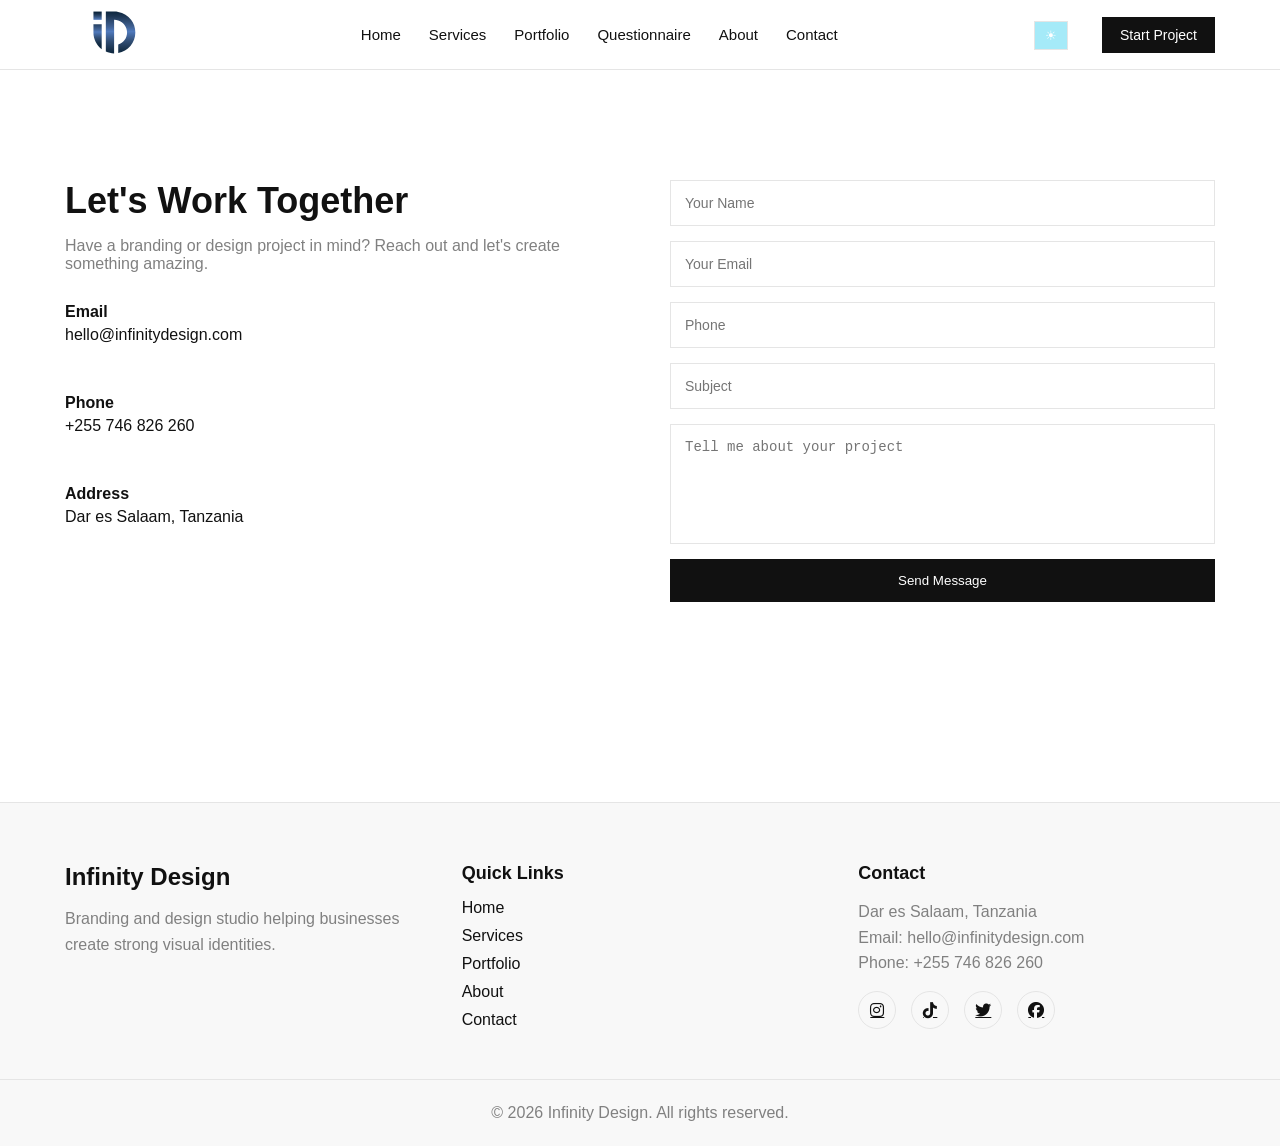
<file: contact.html>
<!DOCTYPE html> 
<html> 
    <head> 
        <title>Contact</title> 
        <link rel="stylesheet" href="css/style.css"> 
        <link rel="stylesheet" href="https://cdnjs.cloudflare.com/ajax/libs/font-awesome/6.5.0/css/all.min.css">
    </head>

    <body> 

        <div class="scroll-progress">
			<div class="scroll-bar"></div>
		</div>

        <nav class="navbar">

			<div class="container nav-wrapper">

				<a href="index.html" class="logo">
					<img src="images/logo.svg" alt="Victor Design Logo"></a>

                <ul class="nav-menu">

                    <li><a href="index.html">Home</a></li>
                    <li><a href="services.html">Services</a></li>
                    <li><a href="portfolio.html">Portfolio</a></li>
                    <li><a href="questionnaire.html">Questionnaire</a></li>
                    <li><a href="about.html">About</a></li>
                    <li><a href="contact.html">Contact</a></li>

                </ul>

				<div class="nav-actions">

					<button class="theme-btn" onclick="toggleTheme()">☀︎</button>

					<a href="contact.html" class="nav-cta">Start Project</a>

					<div class="hamburger">
						<span></span>
						<span></span>
						<span></span>
					</div>

				</div>

			</div>

		</nav> 


        <section class="contact-section">

            <div class="container contact-wrapper">

                <div class="contact-info">

                    <h2>Let's Work Together</h2>

                    <p>
                    Have a branding or design project in mind? Reach out and let's create something amazing.
                    </p>

                    <div class="contact-details">

                        <div class="contact-item">
                            <h4>Email</h4>
                            <p>hello@infinitydesign.com</p>
                        </div>

                        <div class="contact-item">
                            <h4>Phone</h4>
                            <p>+255 746 826 260</p>
                        </div>

                        <div class="contact-item">
                            <h4>Address</h4>
                            <p>Dar es Salaam, Tanzania</p>
                        </div>

                    </div>

                </div>

                <div class="contact-form">

                    <form>

                        <input type="text" placeholder="Your Name" required>

                        <input type="email" placeholder="Your Email" optional>

                        <input type="tel" placeholder="Phone" required>

                        <input type="text" placeholder="Subject">
                       

                        <textarea placeholder="Tell me about your project"></textarea>

                        <button type="submit">Send Message</button>

                    </form>

                </div>

            </div>

        </section>

        <footer class="footer">

			<div class="container footer-grid">

				<div class="footer-brand">

					<h2>Infinity Design</h2>

					<p>
					Branding and design studio helping businesses create strong visual identities.
					</p>

				</div>

				<div class="footer-links">

					<h3>Quick Links</h3>

					<ul>
						<li><a href="index.html">Home</a></li>
						<li><a href="services.html">Services</a></li>
						<li><a href="portfolio.html">Portfolio</a></li>
						<li><a href="about.html">About</a></li>
						<li><a href="contact.html">Contact</a></li>
					</ul>

				</div>

				<div class="footer-contact">

					<h3>Contact</h3>

					<p>Dar es Salaam, Tanzania</p>
					<p>Email: hello@infinitydesign.com</p>
					<p>Phone: +255 746 826 260</p>

					<div class="social-icons">

						<a href="#"><i class="fab fa-instagram"></i></a>
						<a href="#"><i class="fab fa-tiktok"></i></a>
						<a href="#"><i class="fab fa-twitter"></i></a>
						<a href="#"><i class="fab fa-facebook"></i></a>

					</div>

				</div>

			</div>

			<div class="footer-bottom">

				<p>© 2026 Infinity Design. All rights reserved.</p>

			</div>

		</footer> 

        <script src="js/script.js" defer></script>
    </body> 
</html>
</file>
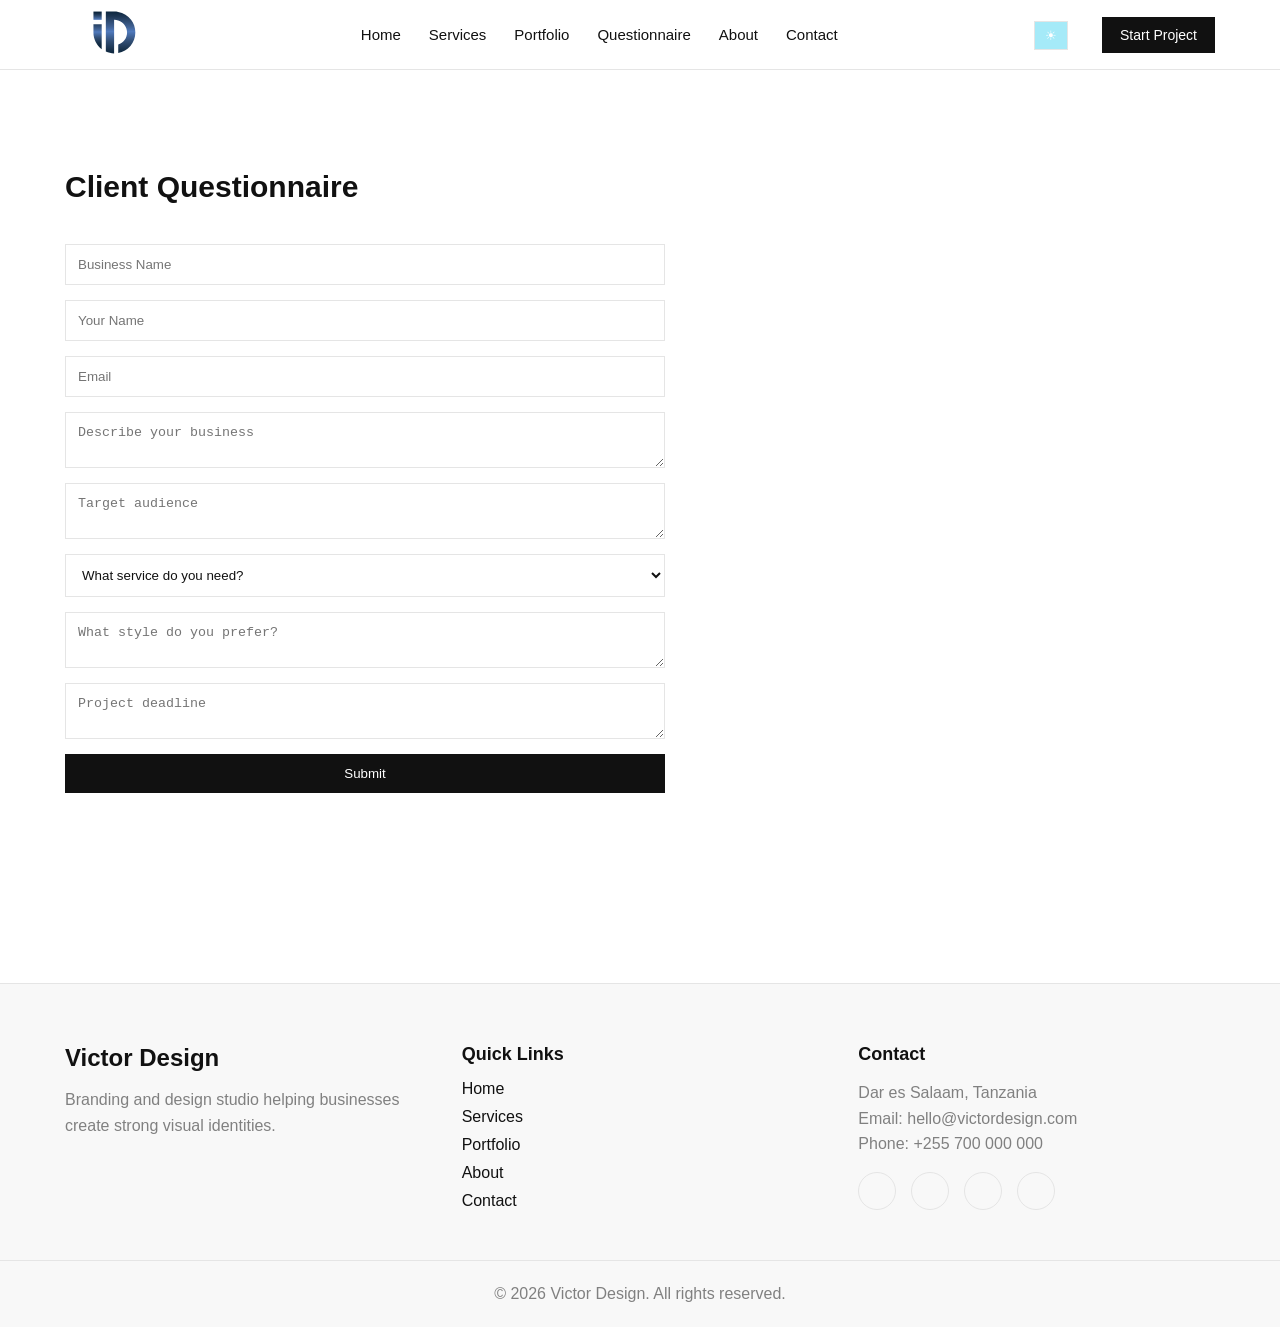
<file: questionnaire.html>
<!DOCTYPE html> 
<html> 
    <head> 
    <title>Client Questionnaire</title> 
    <link rel="stylesheet" href="css/style.css"> 
    </head> 

    <body> 

        <div class="scroll-progress">
			<div class="scroll-bar"></div>
		</div>

        <nav class="navbar">

			<div class="container nav-wrapper">

				<a href="index.html" class="logo">
					<img src="images/logo.svg" alt="Victor Design Logo"></a>

                <ul class="nav-menu">

                    <li><a href="index.html">Home</a></li>
                    <li><a href="services.html">Services</a></li>
                    <li><a href="portfolio.html">Portfolio</a></li>
                    <li><a href="questionnaire.html">Questionnaire</a></li>
                    <li><a href="about.html">About</a></li>
                    <li><a href="contact.html">Contact</a></li>

                </ul>

				<div class="nav-actions">

					<button class="theme-btn" onclick="toggleTheme()">☀︎</button>

					<a href="contact.html" class="nav-cta">Start Project</a>

					<div class="hamburger">
						<span></span>
						<span></span>
						<span></span>
					</div>

				</div>

			</div>

		</nav>  

        <section class="section container"> 
            <h2>Client Questionnaire</h2> 
            <form>

                <input type="text" placeholder="Business Name"> 
                <input type="text" placeholder="Your Name"> 
                <input type="email" placeholder="Email"> 
                <textarea placeholder="Describe your business"></textarea> 
                <textarea placeholder="Target audience"></textarea> 

                <select> 
                    <option>What service do you need?</option> 
                    <option>Logo Design</option> 
                    <option>Brand Identity</option> 
                    <option>Social Media Design</option> 
                </select> 
                <textarea placeholder="What style do you prefer?"></textarea> 
                <textarea placeholder="Project deadline"></textarea> 
                <button type="submit">Submit</button> 

            </form> 
        </section> 


        <footer class="footer">

			<div class="container footer-grid">

				<div class="footer-brand">

					<h2>Victor Design</h2>

					<p>
					Branding and design studio helping businesses create strong visual identities.
					</p>

				</div>

				<div class="footer-links">

					<h3>Quick Links</h3>

					<ul>
						<li><a href="index.html">Home</a></li>
						<li><a href="services.html">Services</a></li>
						<li><a href="portfolio.html">Portfolio</a></li>
						<li><a href="about.html">About</a></li>
						<li><a href="contact.html">Contact</a></li>
					</ul>

				</div>

				<div class="footer-contact">

					<h3>Contact</h3>

					<p>Dar es Salaam, Tanzania</p>
					<p>Email: hello@victordesign.com</p>
					<p>Phone: +255 700 000 000</p>

					<div class="social-icons">

						<a href="#"><i class="fab fa-instagram"></i></a>
						<a href="#"><i class="fab fa-linkedin"></i></a>
						<a href="#"><i class="fab fa-twitter"></i></a>
						<a href="#"><i class="fab fa-behance"></i></a>

					</div>

				</div>

			</div>

			<div class="footer-bottom">

				<p>© 2026 Victor Design. All rights reserved.</p>

			</div>

		</footer> 

        <script src="js/script.js" defer></script>
    </body> 
</html>
</file>
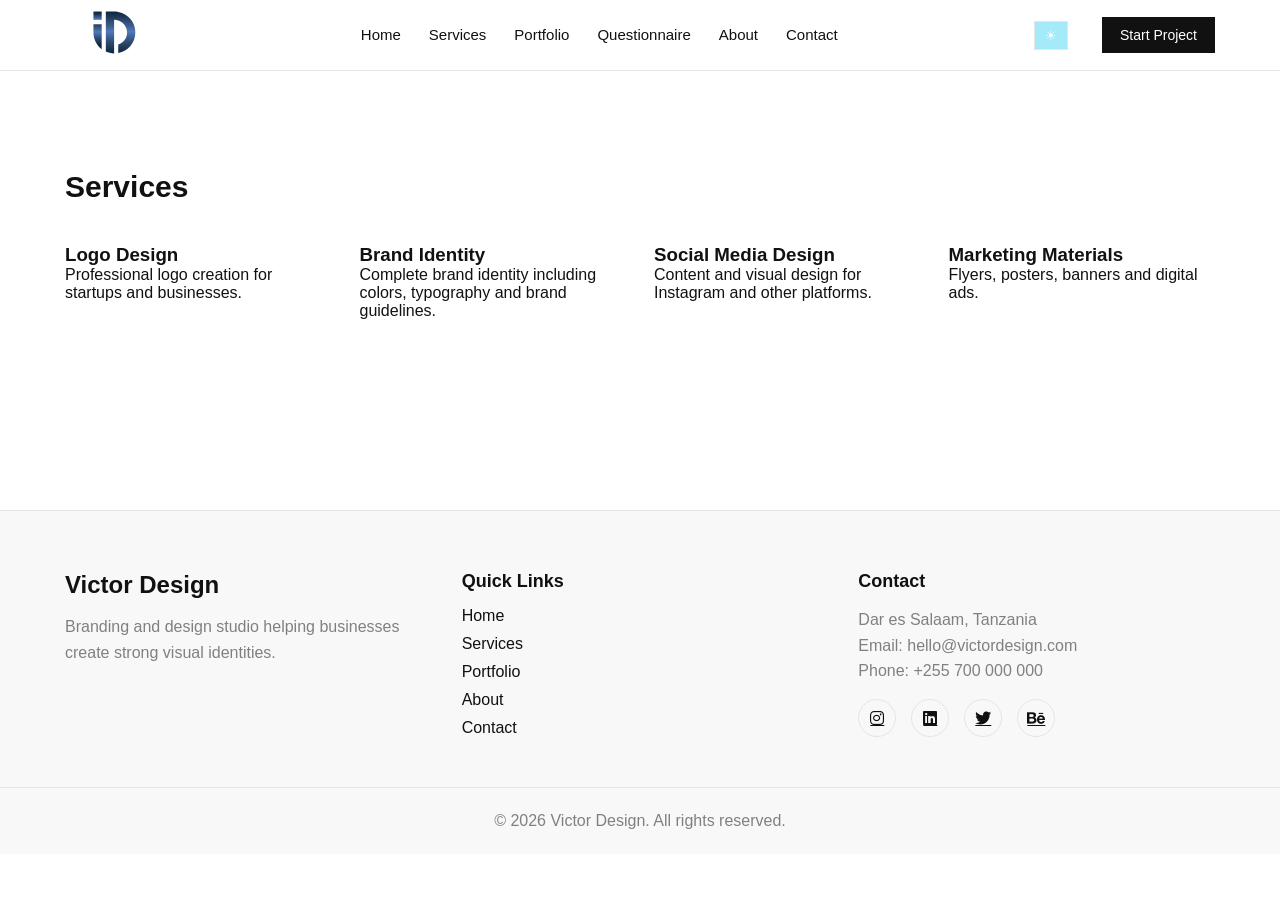
<file: services.html>
<!DOCTYPE html> 
<html> 
    <head> 
    <title>Services</title> 
    <link rel="stylesheet" href="css/style.css"> 
    <link rel="stylesheet" href="https://cdnjs.cloudflare.com/ajax/libs/font-awesome/6.5.0/css/all.min.css">
    </head> 

    <body> 

         <div class="scroll-progress">
			<div class="scroll-bar"></div>
		</div>

        <nav class="navbar">

			<div class="container nav-wrapper">

				<a href="index.html" class="logo">
					<img src="images/logo.svg" alt="Victor Design Logo"></a>

                <ul class="nav-menu">

                    <li><a href="index.html">Home</a></li>
                    <li><a href="services.html">Services</a></li>
                    <li><a href="portfolio.html">Portfolio</a></li>
                    <li><a href="questionnaire.html">Questionnaire</a></li>
                    <li><a href="about.html">About</a></li>
                    <li><a href="contact.html">Contact</a></li>

                </ul>

				<div class="nav-actions">

					<button class="theme-btn" onclick="toggleTheme()">☀︎</button>

					<a href="contact.html" class="nav-cta">Start Project</a>

					<div class="hamburger">
						<span></span>
						<span></span>
						<span></span>
					</div>

				</div>

			</div>

		</nav>  


        <section class="section container"> 
            <h2>Services</h2> 
            <div class="grid"> 

                <div class="card"> 
                    <h3>Logo Design</h3> 
                    <p>Professional logo creation for startups and businesses.</p> 
                </div> 

                <div class="card"> 
                    <h3>Brand Identity</h3> 
                    <p>Complete brand identity including colors, typography and brand guidelines.</p> 
                </div> 

                <div class="card"> 
                    <h3>Social Media Design</h3> 
                    <p>Content and visual design for Instagram and other platforms.</p> 
                </div> 

                <div class="card"> 
                    <h3>Marketing Materials</h3> 
                    <p>Flyers, posters, banners and digital ads.</p> 
                </div> 

            </div> 
        </section>
        
        
        <footer class="footer">

			<div class="container footer-grid">

				<div class="footer-brand">

					<h2>Victor Design</h2>

					<p>
					Branding and design studio helping businesses create strong visual identities.
					</p>

				</div>

				<div class="footer-links">

					<h3>Quick Links</h3>

					<ul>
						<li><a href="index.html">Home</a></li>
						<li><a href="services.html">Services</a></li>
						<li><a href="portfolio.html">Portfolio</a></li>
						<li><a href="about.html">About</a></li>
						<li><a href="contact.html">Contact</a></li>
					</ul>

				</div>

				<div class="footer-contact">

					<h3>Contact</h3>

					<p>Dar es Salaam, Tanzania</p>
					<p>Email: hello@victordesign.com</p>
					<p>Phone: +255 700 000 000</p>

					<div class="social-icons">

						<a href="#"><i class="fab fa-instagram"></i></a>
						<a href="#"><i class="fab fa-linkedin"></i></a>
						<a href="#"><i class="fab fa-twitter"></i></a>
						<a href="#"><i class="fab fa-behance"></i></a>

					</div>

				</div>

			</div>

			<div class="footer-bottom">

				<p>© 2026 Victor Design. All rights reserved.</p>

			</div>

		</footer>
        
        <script src="js/script.js" defer></script>
    </body> 
    </body> 
</html>
</file>
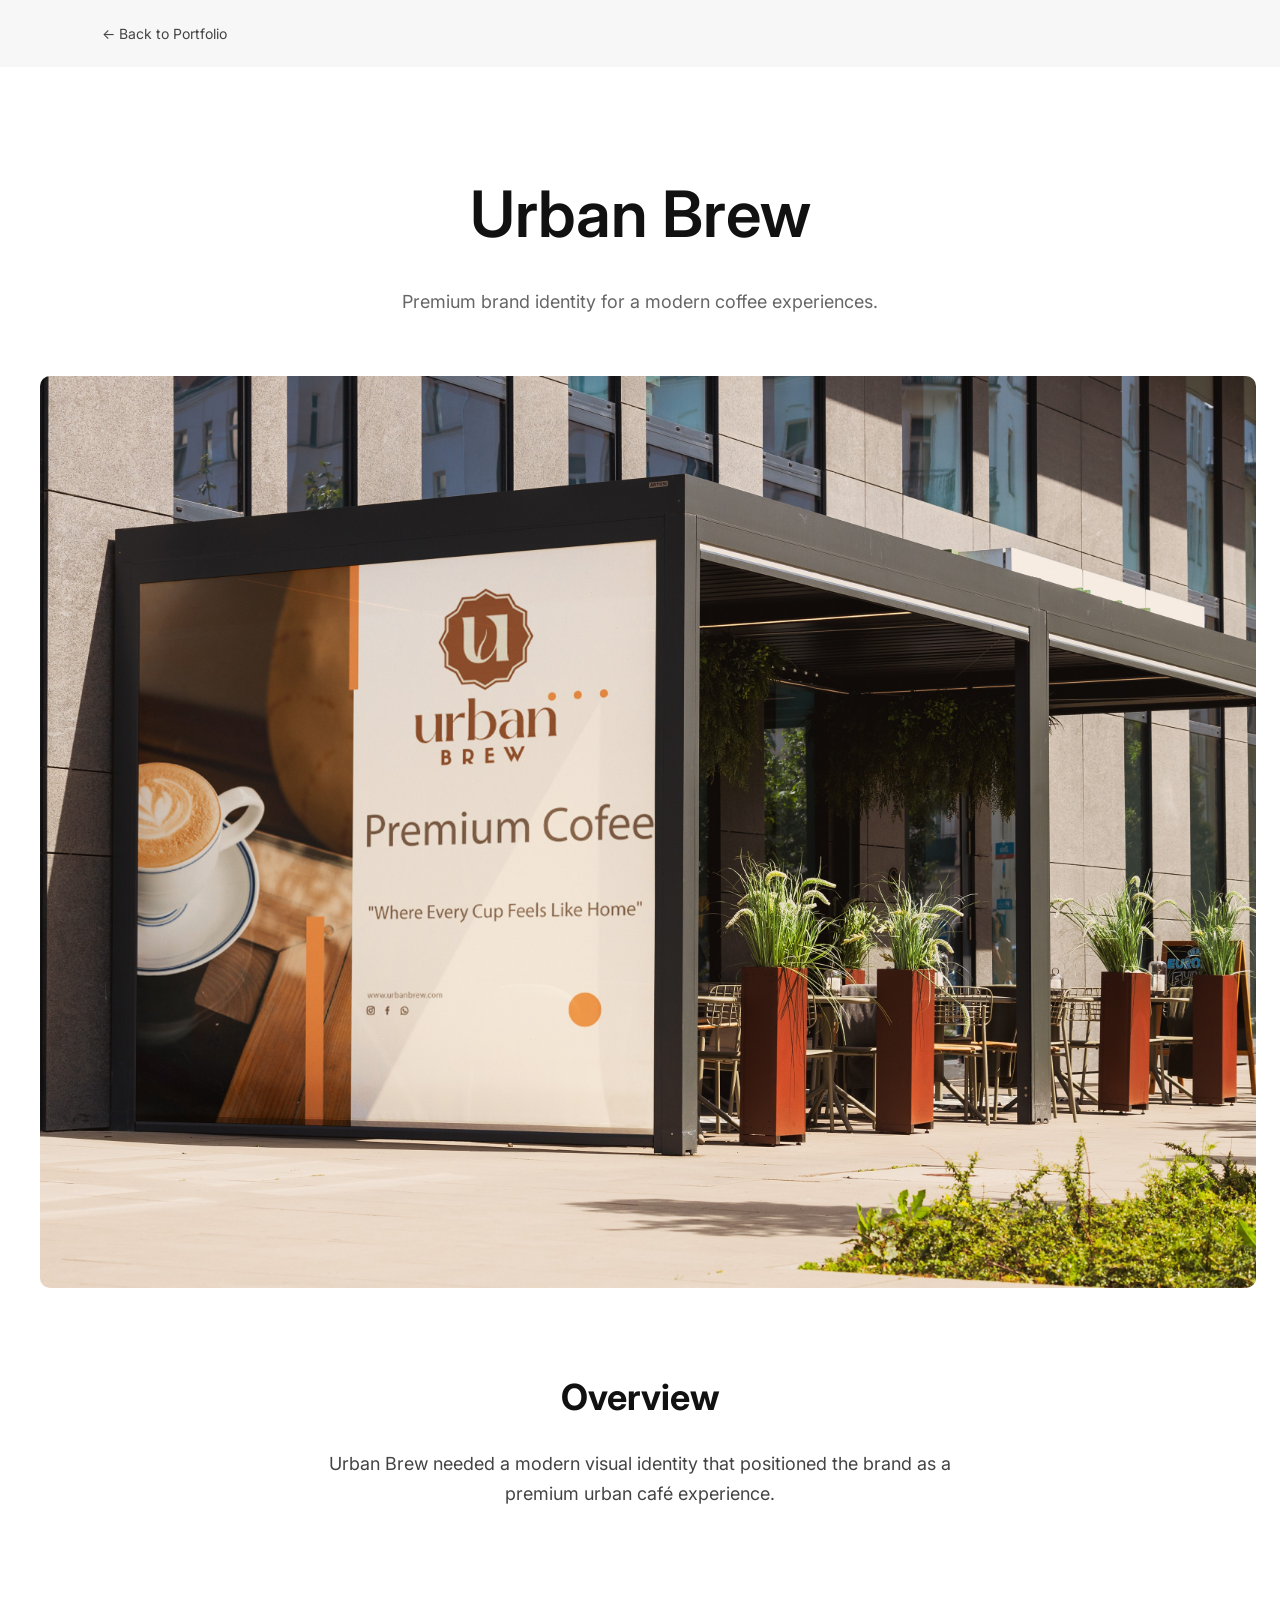
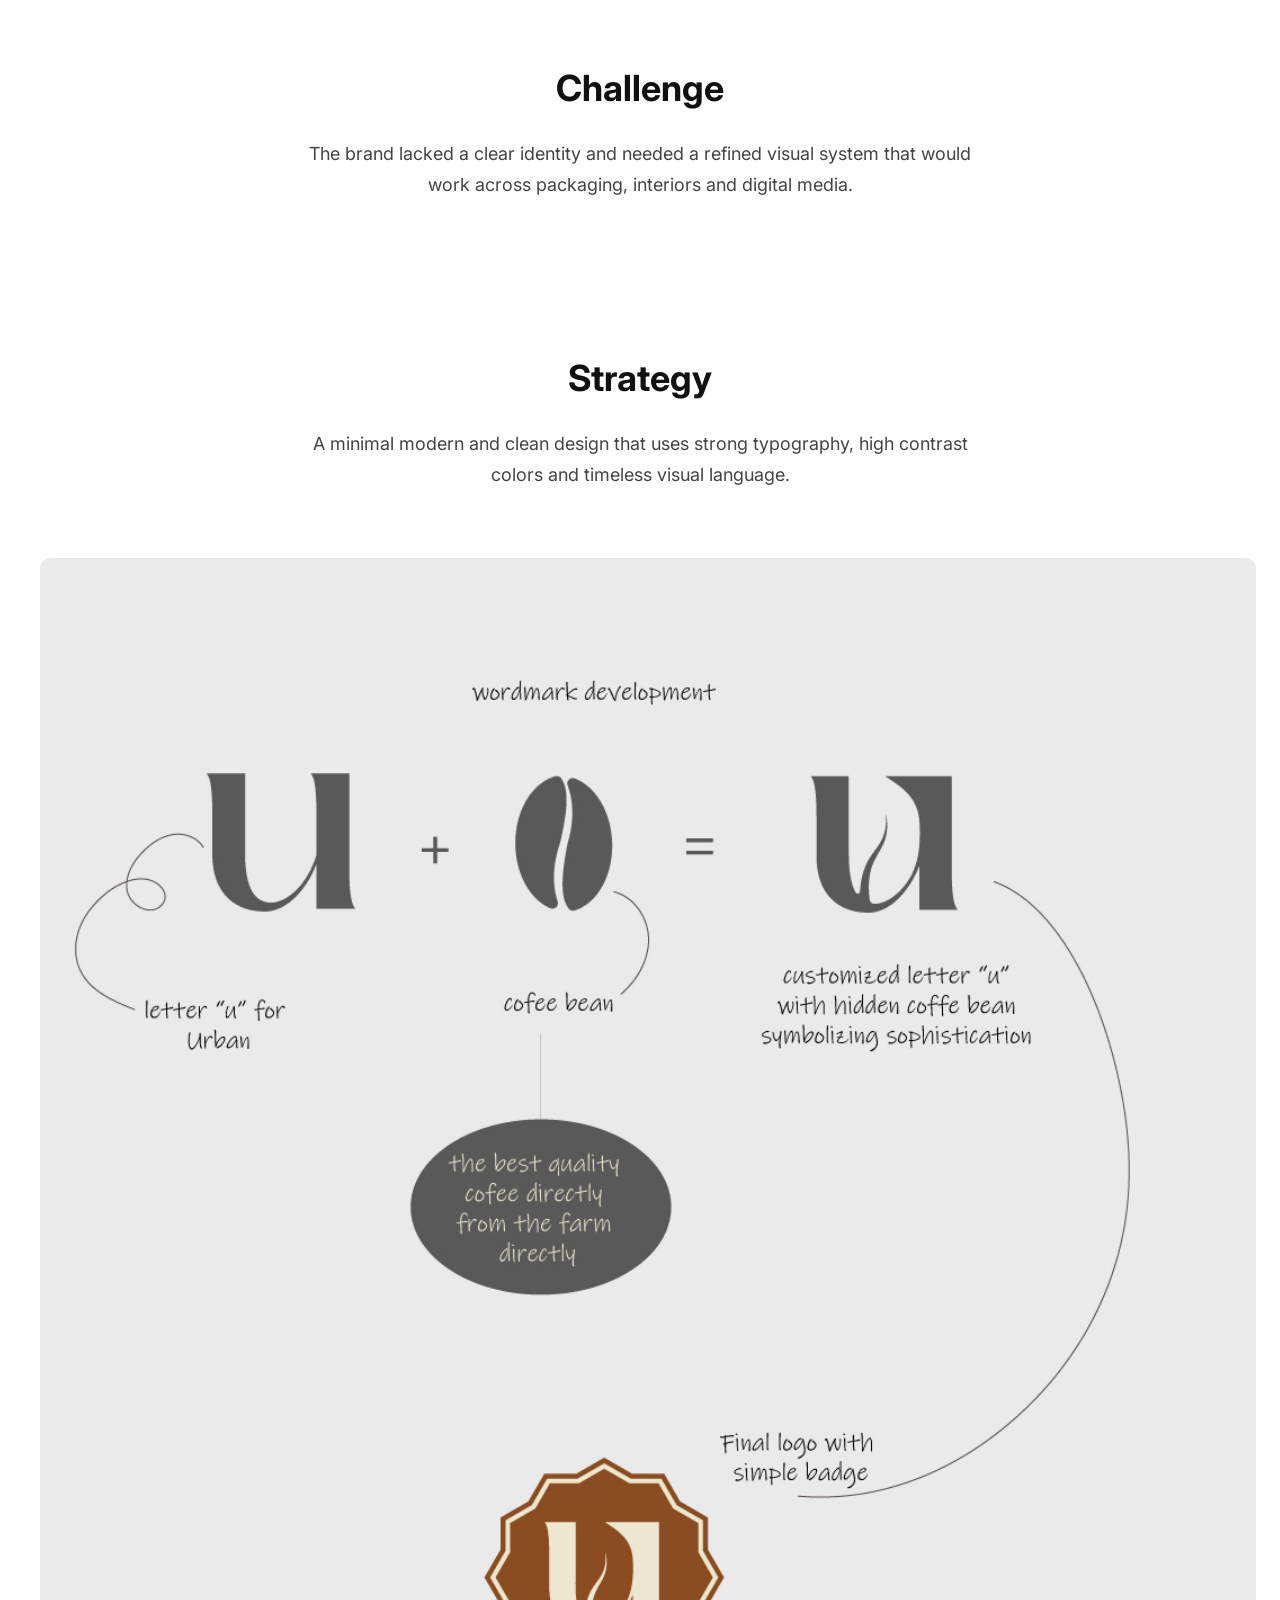
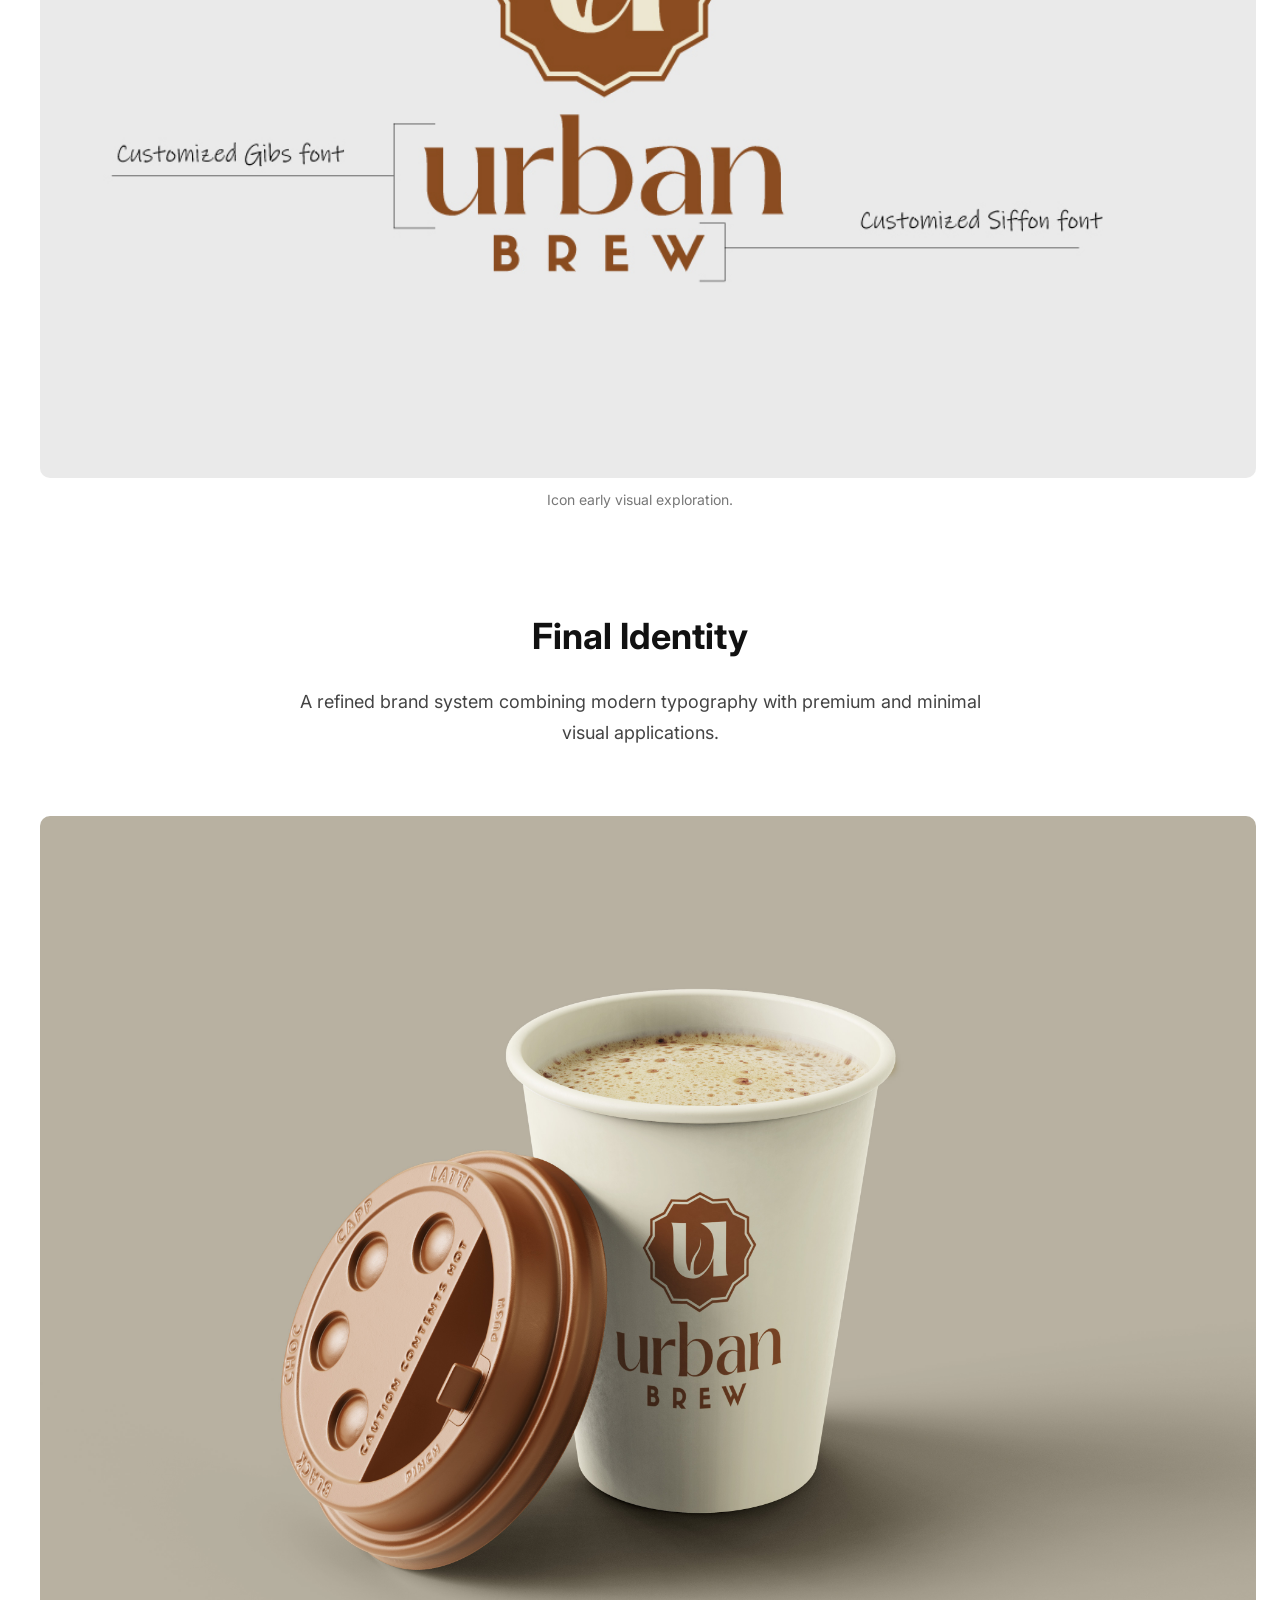
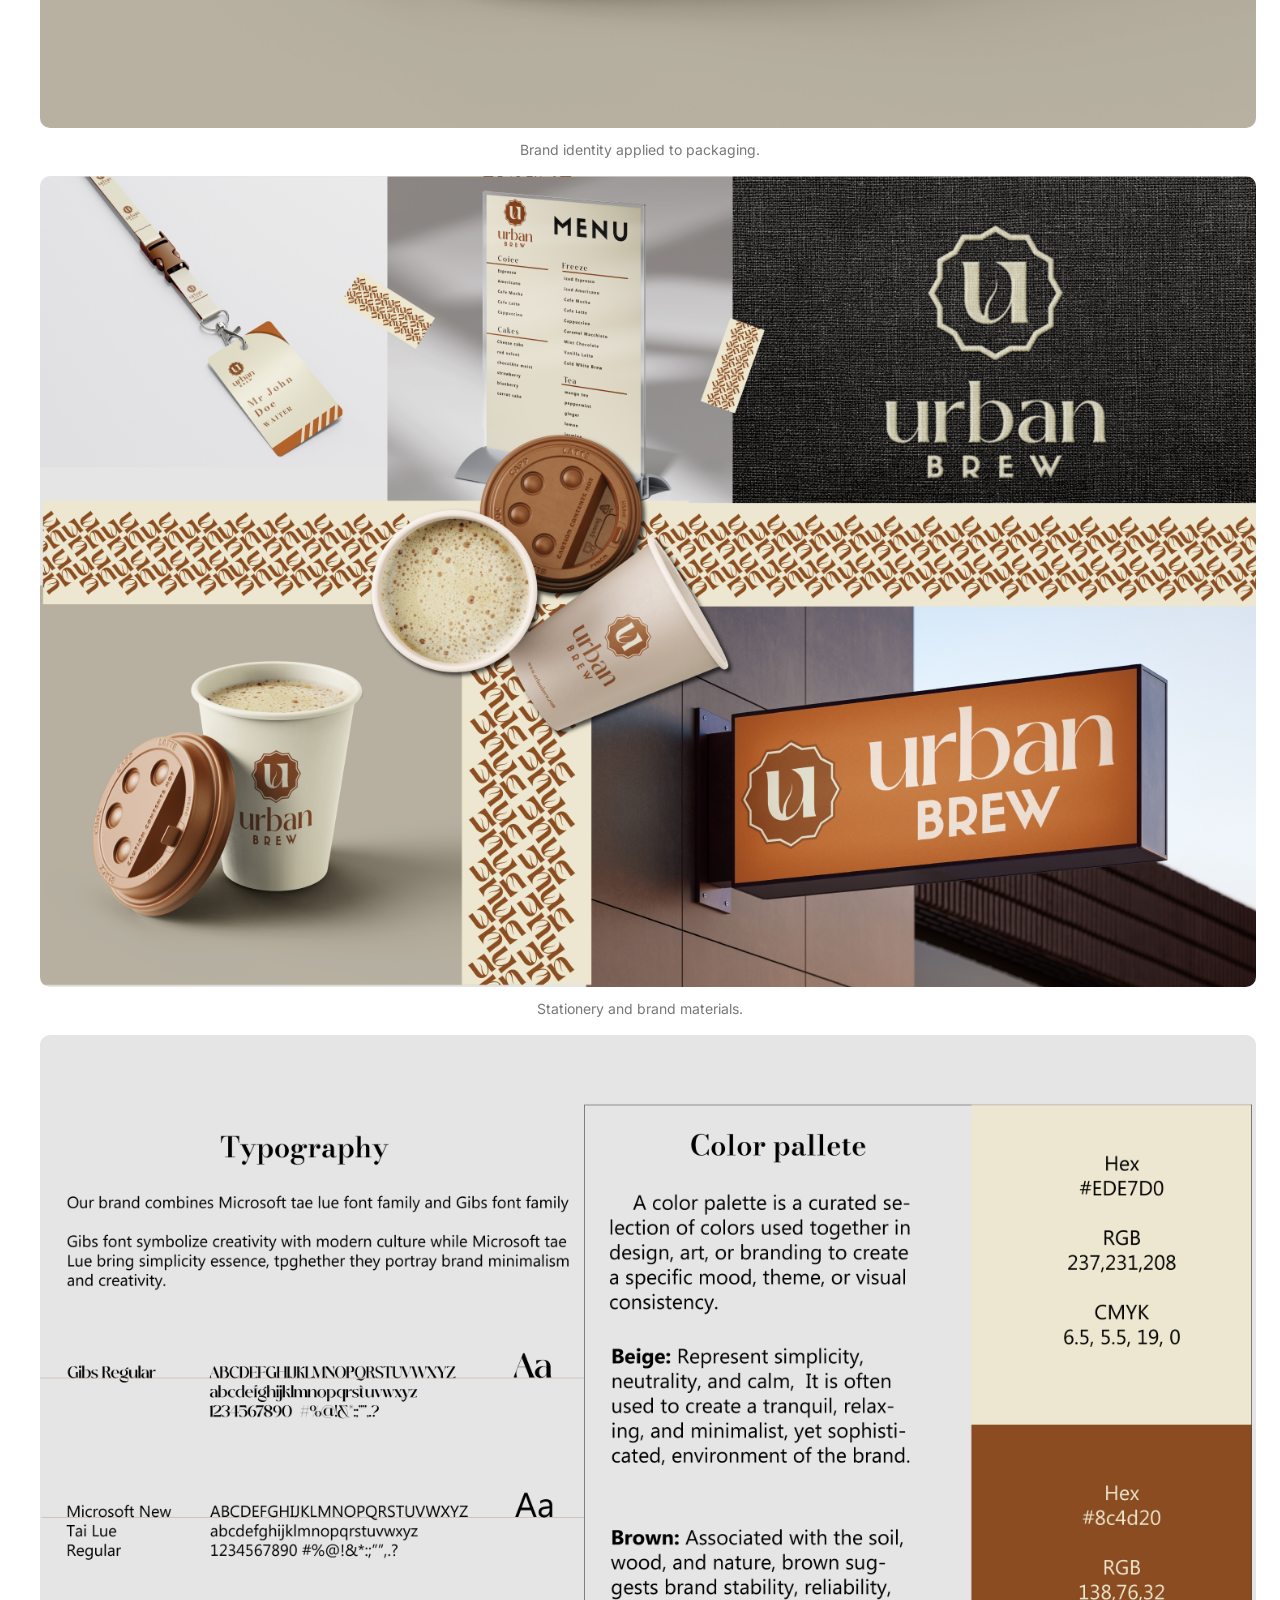
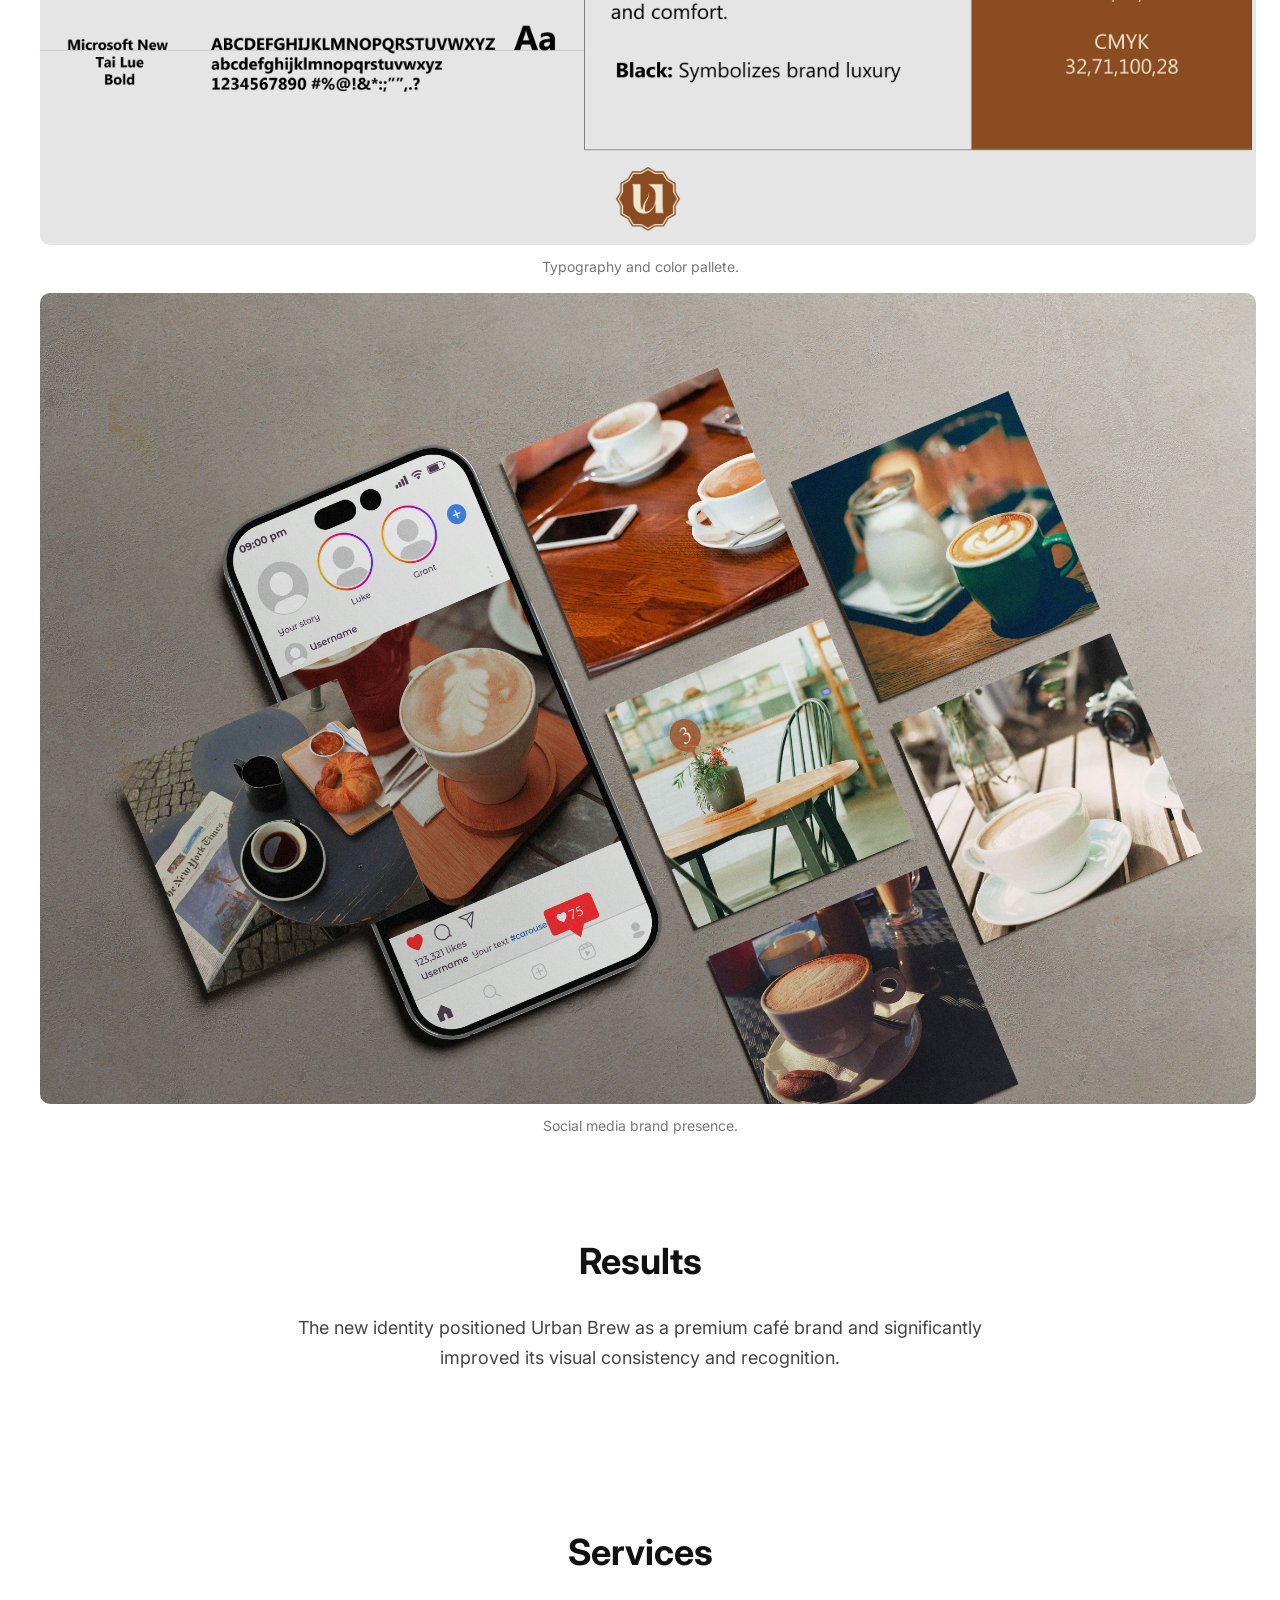
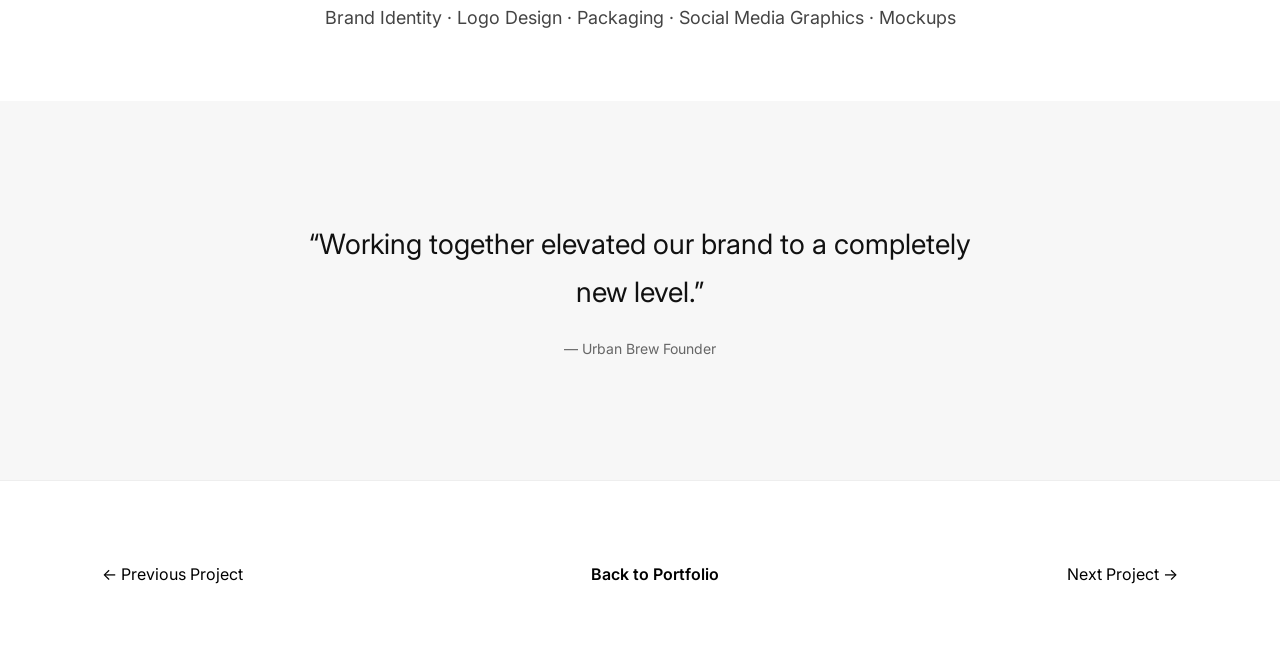
<file: projects/urban-brew.html>
<!DOCTYPE html>
<html lang="en">

    <head>

        <meta charset="UTF-8">
        <meta name="viewport" content="width=device-width, initial-scale=1.0">

        <title>Urban Brew Branding</title>

        <link rel="stylesheet" href="../css/project.css">

        <link href="https://fonts.googleapis.com/css2?family=Inter:wght@300;400;600&display=swap" rel="stylesheet">

    </head>

    <body>


        <!-- BACK BUTTON -->

        <div class="top-nav">

            <a href="../portfolio.html" class="back-btn">
            ← Back to Portfolio
            </a>

        </div>



        <!-- HERO -->

        <section class="hero">

            <h1>Urban Brew </h1>

            <p class="hero-sub">
            Premium brand identity for a modern coffee experiences.
            </p>

        </section>



        <!-- HERO MOCKUP -->

        <section class="full-image">

            <img src="../projects/images-urban brew/project-hero.jpg">

        </section>



        <!-- OVERVIEW -->

        <section class="text-section">

            <h2>Overview</h2>

            <p>
            Urban Brew needed a modern visual identity that positioned
            the brand as a premium urban café experience.
            </p>

        </section>



        <!-- CHALLENGE -->

        <section class="text-section">

            <h2>Challenge</h2>

            <p>
            The brand lacked a clear identity and needed a refined visual
            system that would work across packaging, interiors and digital media.
            </p>

        </section>



        <!-- STRATEGY -->

        <section class="text-section">

            <h2>Strategy</h2>

            <p>
            A minimal modern and clean design that uses strong typography,
            high contrast colors and timeless visual language.
            </p>

        </section>



        <!-- PROCESS IMAGE -->

        <section class="full-image">

            <img src="../projects/images-urban brew/logo-concepts.jpg">

            <p class="image-caption">
            Icon early visual exploration.
            </p>

        </section>



        <!-- FINAL DESIGN -->

        <section class="text-section">

            <h2>Final Identity</h2>

            <p>
            A refined brand system combining modern typography
            with premium and minimal visual applications.
            </p>

        </section>



        <section class="full-image">

            <img src="../projects/images-urban brew/mockup1.jpg">

            <p class="image-caption">
            Brand identity applied to packaging.
            </p>

        </section>



        <section class="full-image">

            <img src="../projects/images-urban brew/materials.jpg">

            <p class="image-caption">
            Stationery and brand materials.
            </p>

        </section>


        <section class="full-image">

            <img src="../projects/images-urban brew/typography.jpg">

            <p class="image-caption">
            Typography and color pallete.
            </p>

        </section>



        <section class="full-image">

            <img src="../projects/images-urban brew/instagram.jpg">

            <p class="image-caption">
            Social media brand presence.
            </p>

        </section>



        <!-- RESULTS -->

        <section class="text-section">

            <h2>Results</h2>

            <p>
            The new identity positioned Urban Brew as a premium café brand
            and significantly improved its visual consistency and recognition.
            </p>

        </section>



        <!-- SERVICES -->

        <section class="text-section">

            <h2>Services</h2>

            <p>
            Brand Identity · Logo Design · Packaging · Social Media Graphics · Mockups 
            </p>

        </section>



        <!-- TESTIMONIAL -->

        <section class="testimonial">

            <p>
            “Working together elevated our brand to a completely new level.”
            </p>

            <span>— Urban Brew Founder</span>

        </section>



        <!-- PROJECT NAVIGATION -->

        <section class="project-nav">

            <a href="previous-project.html" class="nav-link">
            ← Previous Project
            </a>

            <a href="../portfolio.html" class="nav-link center">
            Back to Portfolio
            </a>

            <a href="next-project.html" class="nav-link">
            Next Project →
            </a>

        </section>



    </body>
</html>
</file>
<file: css/style.css>
/* ---------- GLOBAL ---------- */ 
*{ 
margin:0; 
padding:0; 
box-sizing:border-box; 
} 

html{ 
scroll-behavior:smooth; 
} 
body{ 
font-family: -apple-system,BlinkMacSystemFont,"Segoe UI",Roboto,sans-serif; 
background:var(--bg); 
color:var(--text); 
transition:0.3s; 
padding-top:80px;
} 
:root{ --bg:#ffffff; --text:#111; --card:#f8f8f8; --accent:#000; --border:#e5e5e5; 
} 
.dark{ --bg:#0e0e0e; --text:#ffffff; --card:#161616; --accent:#ffffff; --border:#2a2a2a; 
} 
.container{ 
width:90%; 
max-width:1150px; 
margin:auto; 
}


/* SCROLL PROGRESS BAR */

.scroll-progress{
position:fixed;
top:0;
left:0;
width:100%;
height:4px;
background:transparent;
z-index:9999;
}

.scroll-bar{
height:100%;
width:0%;
background:var(--text);
transition:width 0.1s;
}
.scroll-bar{
background:linear-gradient(90deg,#6c63ff,#00d4ff);
}


/* NAVBAR */

.navbar{
position:fixed;
top:0;
left:0;
width:100%;
z-index:1000;
background:rgba(255,255,255,0.7);
backdrop-filter:blur(12px);
border-bottom:1px solid var(--border);
transition:0.3s;
}

.dark .navbar{
background:rgba(15,15,15,0.7);
}

.nav-wrapper{
display:flex;
align-items:center;
justify-content:space-between;
height:70px;
}

/* LOGO */

.logo img{
height: 100px;
width:auto;
display:block;
}

/* NAV LINKS */

.nav-menu{
display:flex;
gap:28px;
list-style:none;
}

.nav-menu a{
text-decoration:none;
color:var(--text);
font-size:15px;
position:relative;
}

/* underline animation */

.nav-menu a::after{
content:"";
position:absolute;
left:0;
bottom:-5px;
width:0%;
height:2px;
background:var(--text);
transition:0.3s;
}

.nav-menu a:hover::after{
width:100%;
}

/* CTA button */

.nav-cta{
padding:10px 18px;
background:var(--text);
color:var(--bg);
text-decoration:none;
font-size:14px;
margin-left:20px;
transition:0.3s;
}

.nav-cta:hover{
transform:translateY(-2px);
}

/* theme button */

.theme-btn{
border:1px solid var(--border);
background-color: #a5eaf8;
padding:6px 10px;
margin-right:10px;
cursor:pointer;
}

/* hamburger */

.hamburger{
display:none;
flex-direction:column;
gap:5px;
cursor:pointer;
}

.hamburger span{
width:22px;
height:2px;
background:var(--text);
}


/* HERO */ 

.hero{ 
height: 100vh;
position: relative;
overflow: hidden;

} 


.hero h1{
	font-size: 48px;
	margin-bottom: 20px;
	text-align: center;
	
}
.hero p{
	max-width: 620px;
	margin: auto;
	text-align: center;
}

.btn{ 
display:inline-block; 
margin-top:30px; 
padding:12px 30px; 
background:var(--text); 
color:var(--bg); 
text-decoration:none; 
transition:.3s;
} 
.btn:hover{ 
transform:translateY(-3px); 
} 


.hero{ 
position:relative; 
height:100vh; 
display:flex; 
align-items:center; 
justify-content:center; 
overflow:hidden;
 
} 

/* background container */ 
.hero-bg{ 
position:absolute; 
top:0; 
left:0; 
width:100%; 
height:120%; 
z-index:-2;
will-change: transform; 
} 
/* background images */ 
.bg-img{ 
position:absolute; 
width:100%; 
height:100%; 
object-fit:cover; 
opacity:0.35; 
animation:fadeImages 18s infinite; 
} 
/* alternating delays */ 
.bg-img:nth-child(2){ 
animation-delay:6s; 
} 
.bg-img:nth-child(3){ 
animation-delay:12s; 
} 
/* fade animation */ 
@keyframes fadeImages{ 
0%{ 
opacity:0; 
} 
10%{ 
opacity:0.35; 
} 
30%{ 
opacity:0.35; 
} 
40%{ 
opacity:0; 
} 
100%{ 
opacity:0; 
} 
} 
/* overlay */ 
.hero::after{ 
content:""; 
position:absolute; 
top:0; 
left:0; 
width:100%; 
height:100%; 
background:rgba(0,0,0,0.35); 
z-index:-1; 
} 
/* hero content */ 
.hero-content{ 
text-align:center; 
color:white; 
} 
.hero-content h1{ 
font-size:52px; 
margin-bottom:20px; 
} 
.hero-content p{ 
max-width:600px; 
margin:auto; 
} 


/* PORTFOLIO TICKER */

.portfolio-ticker{
width:100%;
overflow:hidden;
border-top:1px solid var(--border);
border-bottom:1px solid var(--border);
padding:30px 0;
background:var(--bg);
}

.ticker-track{
display:flex;
gap:40px;
width:max-content;
animation:scrollTicker 30s linear infinite;
}

.ticker-item{
width:220px;
flex-shrink:0;
}

.ticker-item img{
width:100%;
height:140px;
object-fit:cover;
border-radius:6px;
transition:0.4s;
}

.ticker-item img:hover{
transform:scale(1.08);
}

.ticker-track:hover{
animation-play-state:paused;
}

.portfolio-ticker{
position:relative;
}

.portfolio-ticker::before,
.portfolio-ticker::after{
content:"";
position:absolute;
top:0;
width:120px;
height:100%;
z-index:2;
}

.portfolio-ticker::before{
left:0;
background:linear-gradient(to right,var(--bg),transparent);
}

.portfolio-ticker::after{
right:0;
background:linear-gradient(to left,var(--bg),transparent);
}

/* scrolling animation */

@keyframes scrollTicker{

0%{
transform:translateX(0);
}

100%{
transform:translateX(-50%);
}

}


/* ---------- SECTIONS ---------- */ 
.section{ 
padding:90px 0; 
} 
.section h2{ 
margin-bottom:40px; 
font-size:30px; 
} 


/* ---------- GRID ---------- */ 
.grid{ 
display:grid; 
grid-template-columns:repeat(auto-fit,minmax(260px,1fr)); 
gap:28px; 
} 


/* ---------- PROJECT ---------- */ 
.project{ 
background:var(--card); 
border:1px solid var(--border); 
padding:22px; 
transition:.35s; 
} 
.project:hover{ 
transform:translateY(-6px); 
box-shadow:0 10px 30px rgba(0,0,0,0.08); 
} 


/* ---------- PORTFOLIO ---------- */ 
.project{ 
position:relative; 
overflow:hidden; 
cursor:pointer; 
} 
.project img{ 
width:100%; 
display:block; 
transition:.5s; 
} 
.project:hover img{ 
transform:scale(1.1); 
} 
.project-overlay{ 
position:absolute; 
bottom:0; 
left:0; 
width:100%; 
height:100%; 
background:rgba(0,0,0,0.6); 
color:white; 
display:flex; 
align-items:center; 
justify-content:center; 
opacity:0; 
transition:.4s; 
} 
.project:hover .project-overlay{ 
opacity:1; 
} 


/* ---------- FORM ---------- */ 
form{ 
max-width:600px; 
display:flex; 
flex-direction:column; 
gap:15px; 
} 
input, textarea, select{ 
padding:12px; 
border:1px solid var(--border); 
background:var(--bg); 
color:var(--text); 
} 
button{ 
padding:12px; 
background:var(--text); 
color:var(--bg); 
border:none; 
cursor:pointer; 
} 


/* CTA SECTION */

.cta-section{
padding:100px 0;
text-align:center;
background:var(--card);
border-top:10px solid var(--border);
border-bottom:10px solid var(--border);
}

.cta-content h2{
font-size:38px;
margin-bottom:15px;
}
.cta-section{
padding:110px 0;
text-align:center;
background: linear-gradient(#507ABD,#0D273F);
color:white;
}

.cta-content p{
max-width:550px;
margin:auto;
margin-bottom:30px;
color:#ffffff;
}


/* CTA BUTTON */

.cta-btn{
display:inline-block;
padding:14px 32px;
background:var(--text);
color:var(--bg);
text-decoration:none;
font-weight:500;
transition:0.3s;
}
.cta-btn{
background:white;
color:black;
}

.cta-btn:hover{
transform:translateY(-3px);
box-shadow:0 8px 25px rgba(0,0,0,0.15);
}


/* CONTACT PAGE */

.contact-section{
padding:100px 0;
}

.contact-wrapper{
display:grid;
grid-template-columns:1fr 1fr;
gap:60px;
align-items:start;
}

.contact-info h2{
font-size:36px;
margin-bottom:15px;
}

.contact-info p{
margin-bottom:30px;
color:gray;
}

.contact-details{
display:flex;
flex-direction:column;
gap:20px;
}

.contact-item h4{
margin-bottom:5px;
font-size:16px;
}

.contact-item p{
color:var(--text);
}



/* ABOUT HERO */

.about-hero{
padding:100px 0;
text-align:center;
}

.about-hero h1{
font-size:40px;
margin-bottom:20px;
}

.about-hero p{
max-width:600px;
margin:auto;
color:gray;
}



/* ABOUT STORY */

.about-grid{
display:grid;
grid-template-columns:1fr 1fr;
gap:60px;
align-items:center;
}

.about-text h2{
margin-bottom:20px;
}

.about-text p{
margin-bottom:15px;
}

.about-image img{
width:100%;
border-radius:8px;
}



/* MISSION SECTION */

.about-mission{
padding:100px 0;
}

.mission-grid{
display:grid;
grid-template-columns:repeat(3,1fr);
gap:30px;
}

.mission-box{
padding:30px;
border:1px solid var(--border);
background:var(--card);
}

.mission-box h3{
margin-bottom:10px;
}



/* ABOUT CTA */

.about-cta{
padding:100px 0;
text-align:center;
background: linear-gradient(#507ABD,#0D273F);
}

.cta-btn{
	margin-top: 20px;
	background-color: #ffffff;
}



/* CONTACT FORM */

.contact-form form{
display:flex;
flex-direction:column;
gap:15px;
}

.contact-form input,
.contact-form textarea{
padding:14px;
border:1px solid var(--border);
background:var(--bg);
color:var(--text);
font-size:14px;
}

.contact-form textarea{
min-height:120px;
resize:none;
}

.contact-form button{
padding:14px;
border:none;
background:var(--text);
color:var(--bg);
cursor:pointer;
transition:0.3s;
}

.contact-form button:hover{
transform:translateY(-2px);
}

/* FOOTER */

.footer{
background:var(--card);
margin-top:100px;
padding:60px 0 20px 0;
border-top:1px solid var(--border);
}

.footer-grid{
display:grid;
grid-template-columns:repeat(auto-fit,minmax(220px,1fr));
gap:40px;
}

.footer h2{
margin-bottom:15px;
}

.footer h3{
margin-bottom:15px;
font-size:18px;
}

.footer p{
color:gray;
line-height:1.6;
}

.footer-links ul{
list-style:none;
}

.footer-links li{
margin-bottom:10px;
}

.footer-links a{
text-decoration:none;
color:var(--text);
transition:.3s;
}

.footer-links a:hover{
opacity:.7;
}

/* SOCIAL ICONS */

.social-icons{
margin-top:15px;
display:flex;
gap:15px;
}

.social-icons a{
width:38px;
height:38px;
display:flex;
align-items:center;
justify-content:center;
border:1px solid var(--border);
border-radius:50%;
color:var(--text);
transition:.3s;
}

.social-icons a:hover{
background:var(--text);
color:var(--bg);
transform:translateY(-3px);
}

/* bottom footer */

.footer-bottom{
margin-top:40px;
text-align:center;
padding-top:20px;
border-top:1px solid var(--border);
color:gray;
}

/* ---------- ANIMATION ---------- */ 
.reveal{ 
opacity:0; 
transform:translateY(40px); 
transition:.6s; 
} 
.reveal.active{ 
opacity:1; 
transform:translateY(0); 
} 


/* ---------- MOBILE ---------- */ 
@media(max-width:768px){ 
nav ul{ 
display:none; 
} 
.hero h1{ 
font-size:34px; 
} 
.section{ 
padding:60px 0; 
} 
} 
@media(max-width:768px){

.cta-content h2{
font-size:28px;
}

.cta-section{
padding:70px 0;
}

}


@media(max-width:768px){

.nav-menu{
position:fixed;
top:70px;
right:-100%;
width:260px;
height:100vh;
background:var(--bg);
flex-direction:column;
padding:40px;
gap:20px;
transition:0.3s;
}

.nav-menu.active{
right:0;
}

.hamburger{
display:flex;
}

}

@media(max-width:768px){

.contact-wrapper{
grid-template-columns:1fr;
gap:40px;
}

}

@media(max-width:768px){

.about-grid{
grid-template-columns:1fr;
}

.mission-grid{
grid-template-columns:1fr;
}

}
</file>
<file: css/project.css>
body{

margin:0;
font-family:Inter;
color:#111;
line-height:1.7;
background:white;

}



.top-nav{

padding:20px 8%;
background-color: #f7f7f7;

}



.back-btn{

text-decoration:none;
font-size:14px;
color:#444;

}



.hero{

text-align:center;
padding:40px 10% 40px;

}



.hero h1{

font-size:64px;
font-weight:600;
margin-bottom:10px;


}



.hero-sub{

font-size:18px;
color:#666;

}



/* TEXT SECTIONS */

.text-section{

max-width:700px;
margin:auto;
padding:50px 20px;
text-align:center;

}


.text-section h2{

font-size:36px;
margin-bottom:20px;

}



.text-section p{

font-size:18px;
color:#444;

}



/* LARGE MOCKUPS */

.full-image{

width:100%;
padding:30px 07;

}



.full-image img{

width:95%;
display:block;
border-radius: 10px;
position: relative;
left: 40px;

}



.image-caption{

text-align:center;
font-size:14px;
color:#777;
margin-top:10px;

}



/* TESTIMONIAL */

.testimonial{

text-align:center;
padding:120px 20px;
background:#f7f7f7;

}



.testimonial p{

font-size:28px;
max-width:700px;
margin:auto;

}



.testimonial span{

display:block;
margin-top:20px;
font-size:14px;
color:#666;

}



/* PROJECT NAV */

.project-nav{

display:flex;
justify-content:space-between;
align-items:center;
padding:80px 8%;
border-top:1px solid #eee;

}



.nav-link{

text-decoration:none;
font-size:16px;
color:black;

}



.nav-link.center{

font-weight:600;

}




@media (max-width:1024px){

.hero h1{

font-size:48px;

}

.hero-sub{

font-size:16px;

}

.text-section{

padding:100px 30px;

}

.text-section h2{

font-size:30px;

}

.testimonial p{

font-size:24px;

}

.project-nav{

padding:60px 6%;

}

}





@media (max-width:768px){

.hero{

padding:80px 20px 60px;

}

.hero h1{

font-size:36px;

}

.hero-sub{

font-size:16px;

}

.text-section{

padding:80px 20px;

}

.text-section h2{

font-size:26px;

}

.text-section p{

font-size:16px;

}

.testimonial{

padding:80px 20px;

}

.testimonial p{

font-size:22px;

}

.project-nav{

flex-direction:column;
gap:20px;
text-align:center;

}

}




@media (max-width:480px){

.hero h1{

font-size:30px;

}

.hero-sub{

font-size:15px;

}

.text-section h2{

font-size:22px;

}

.text-section p{

font-size:15px;

}

.testimonial p{

font-size:20px;

}

.back-btn{

font-size:13px;

}

}




img{

max-width:100%;
height:auto;

}
</file>
